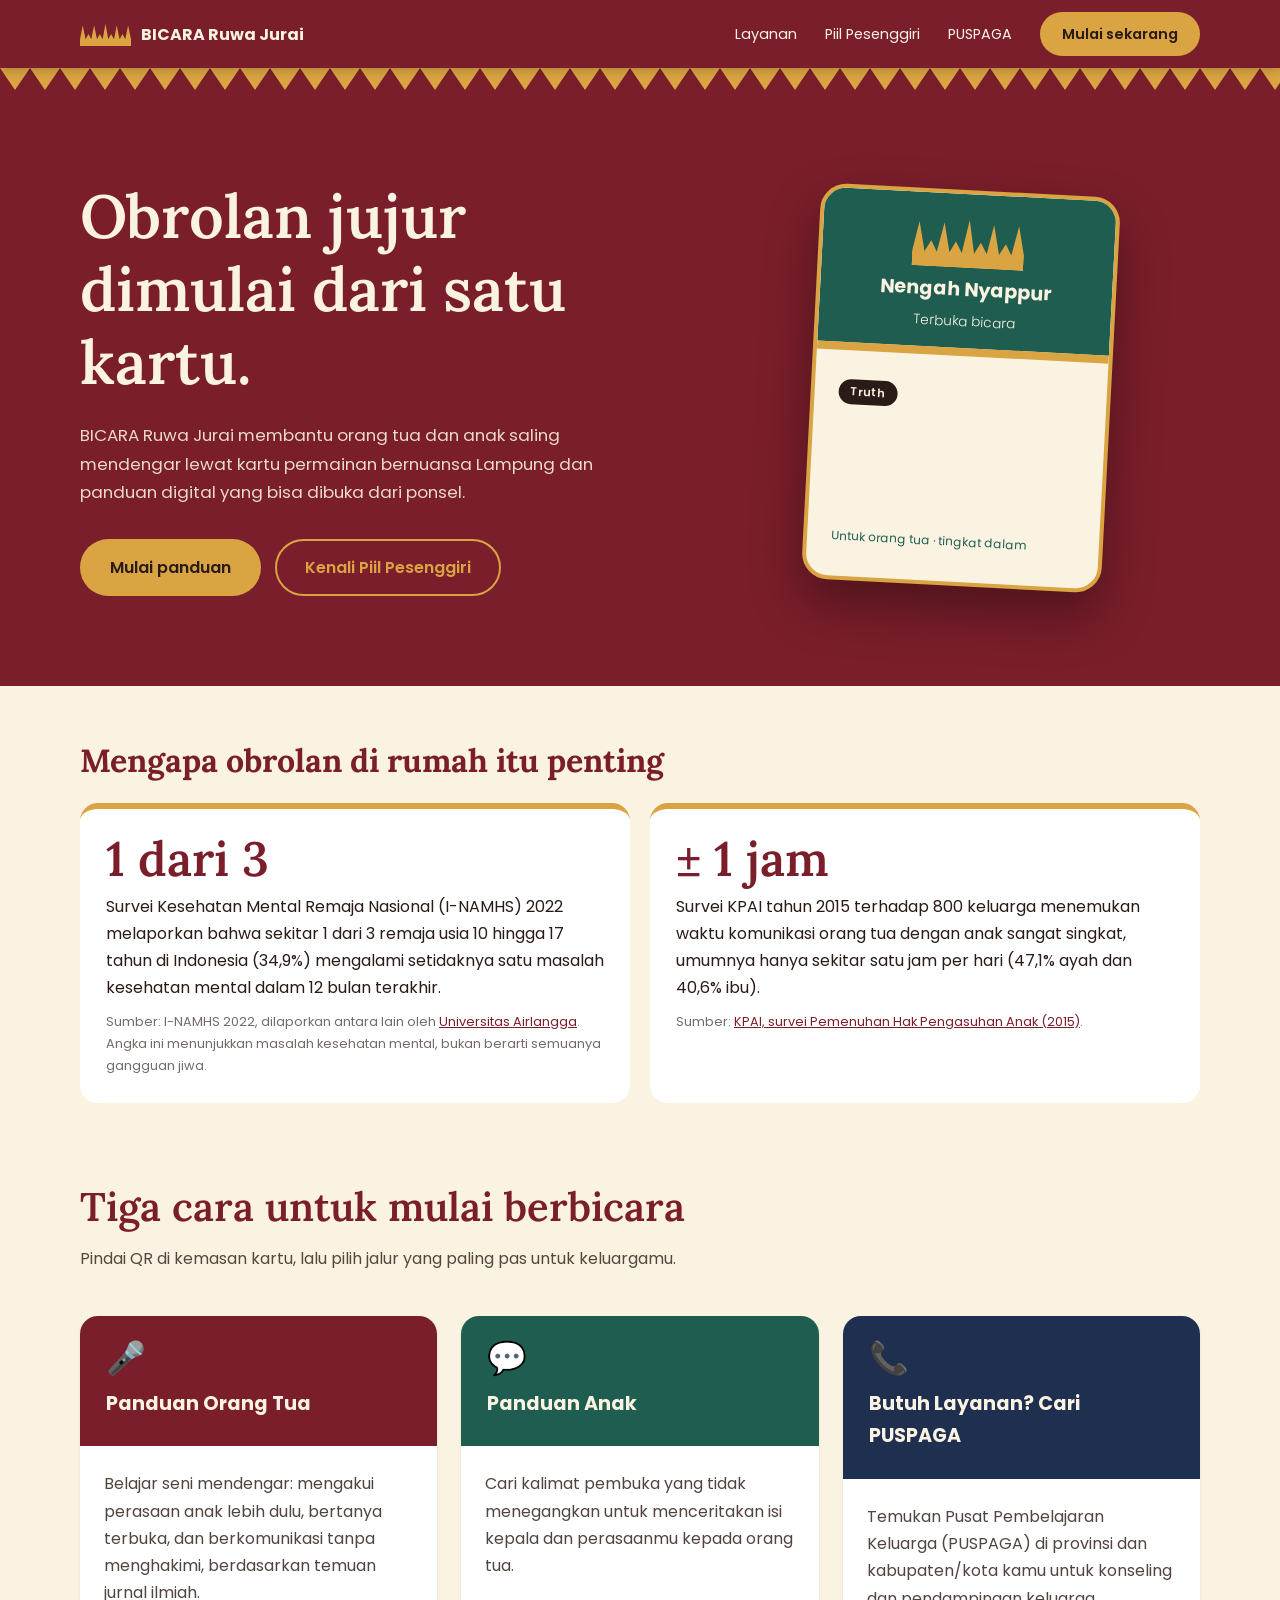
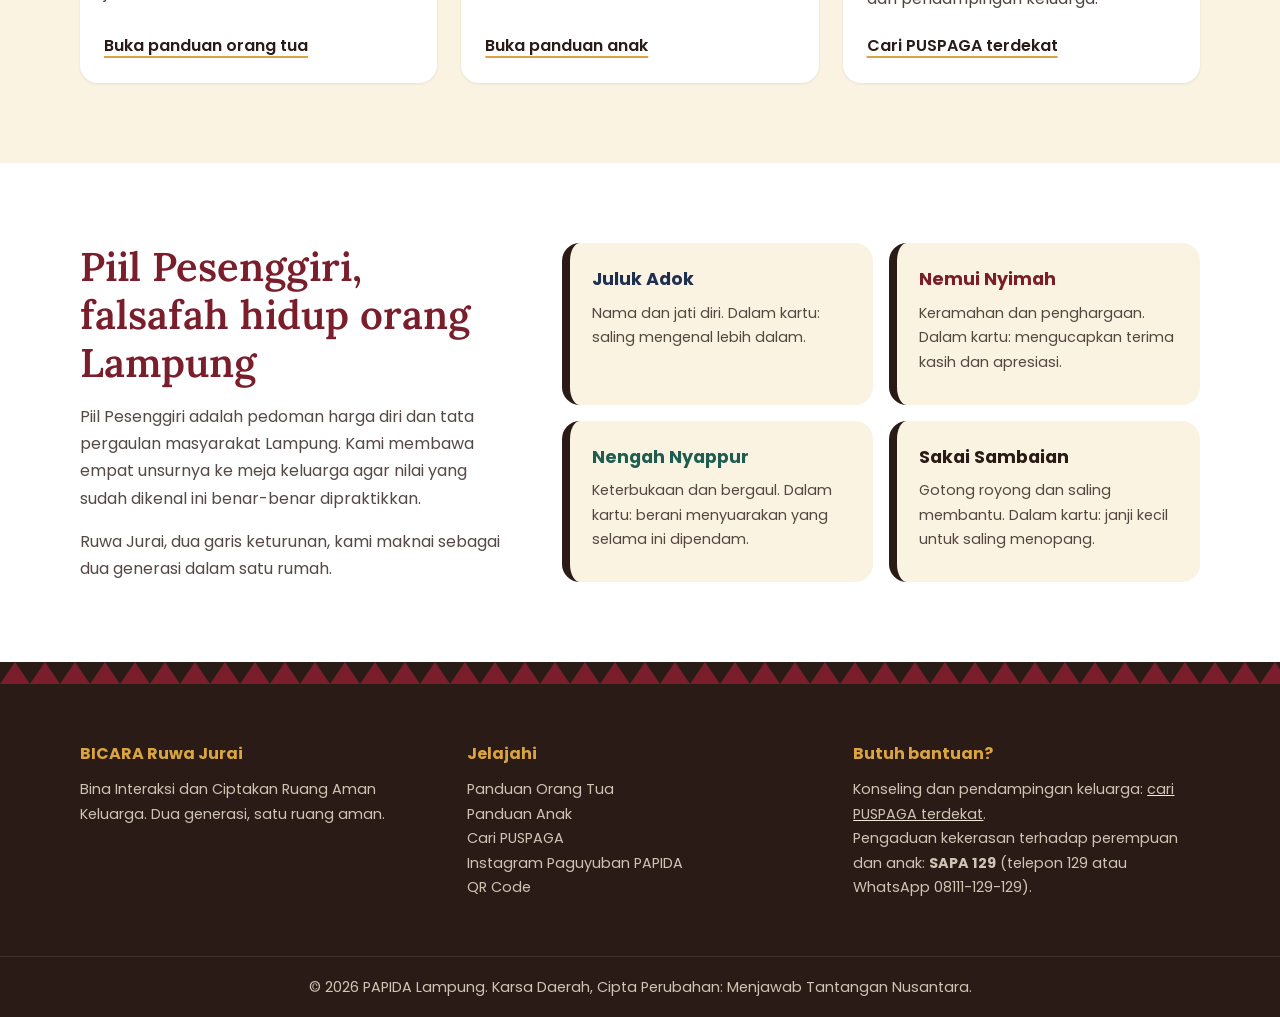
<file: index.html>
<!DOCTYPE html>
<html lang="id">
<head>
<meta charset="UTF-8">
<meta name="viewport" content="width=device-width, initial-scale=1">
<title>Dua Generasi, Satu Ruang Aman | BICARA Ruwa Jurai</title>
<meta name="description" content="Kartu refleksi dan panduan digital untuk orang tua dan anak, berakar pada nilai Piil Pesenggiri Lampung.">
<link rel="icon" href="img/siger.svg">
<link rel="preconnect" href="https://fonts.googleapis.com">
<link rel="preconnect" href="https://fonts.gstatic.com" crossorigin>
<link href="https://fonts.googleapis.com/css2?family=Lora:wght@500;600&family=Poppins:wght@300;400;500;600;700&display=swap" rel="stylesheet">
<link rel="stylesheet" href="css/style.css">
</head>
<body>
<header class="site-header">
  <div class="container">
    <a href="index.html" class="brand"><img src="img/siger.svg" alt="">BICARA Ruwa Jurai</a>
    <button class="menu-btn" aria-label="Buka menu" aria-expanded="false">&#9776;</button>
    <nav class="nav" aria-label="Navigasi utama">
      <a href="index.html#layanan">Layanan</a>
      <a href="index.html#tentang">Piil Pesenggiri</a>
      <a href="puspaga.html">PUSPAGA</a>
      <a href="index.html#layanan" class="btn btn-gold">Mulai sekarang</a>
    </nav>
  </div>
</header>
<main>
<section class="hero">
  <div class="tumpal gold"></div>
  <div class="container hero-inner">
    <div>
      <h1>Obrolan jujur dimulai dari satu kartu.</h1>
      <p>BICARA Ruwa Jurai membantu orang tua dan anak saling mendengar lewat kartu permainan bernuansa Lampung dan panduan digital yang bisa dibuka dari ponsel.</p>
      <div class="cta"><a href="#layanan" class="btn btn-gold">Mulai panduan</a><a href="#tentang" class="btn btn-outline">Kenali Piil Pesenggiri</a></div>
    </div>
    <div class="demo-card" aria-hidden="true">
      <div class="top"><img src="img/siger.svg" alt=""><b>Nengah Nyappur</b><span>Terbuka bicara</span></div>
      <div class="bar"></div>
      <div class="body"><span class="tag">Truth</span><p class="q">Hal apa yang dulu kamu pendam sendiri saat seusiaku?</p><small>Untuk orang tua &middot; tingkat dalam</small></div>
    </div>
  </div>
</section>

<section class="facts" id="fakta">
  <div class="container">
    <h2>Mengapa obrolan di rumah itu penting</h2>
    <div class="fact-grid">
      <div class="fact">
        <div class="num">1 dari 3</div>
        <p>Survei Kesehatan Mental Remaja Nasional (I-NAMHS) 2022 melaporkan bahwa sekitar 1 dari 3 remaja usia 10 hingga 17 tahun di Indonesia (34,9%) mengalami setidaknya satu masalah kesehatan mental dalam 12 bulan terakhir.</p>
        <small>Sumber: I-NAMHS 2022, dilaporkan antara lain oleh <a href="https://unair.ac.id/survei-remaja-rentan-mengalami-gangguan-mental-simak-penjelasan-dosen-psikologi-unair/" target="_blank" rel="noopener">Universitas Airlangga</a>. Angka ini menunjukkan masalah kesehatan mental, bukan berarti semuanya gangguan jiwa.</small>
      </div>
      <div class="fact">
        <div class="num">&plusmn; 1 jam</div>
        <p>Survei KPAI tahun 2015 terhadap 800 keluarga menemukan waktu komunikasi orang tua dengan anak sangat singkat, umumnya hanya sekitar satu jam per hari (47,1% ayah dan 40,6% ibu).</p>
        <small>Sumber: <a href="https://www.kpai.go.id/publikasi/peran-ayah-terkait-pengetahuan-dan-pengasuhan-dalam-keluarga-sangat-kurang" target="_blank" rel="noopener">KPAI, survei Pemenuhan Hak Pengasuhan Anak (2015)</a>.</small>
        <!-- CATATAN: klaim "62% anak jarang berkomunikasi lebih dari satu jam (KPAI 2023)" belum ditemukan sumbernya.
             Tambahkan di sini hanya jika sudah ada tautan sumber resmi. -->
      </div>
    </div>
  </div>
</section>

<section id="layanan">
  <div class="container">
    <div class="sec-head"><h2>Tiga cara untuk mulai berbicara</h2><p>Pindai QR di kemasan kartu, lalu pilih jalur yang paling pas untuk keluargamu.</p></div>
    <div class="grid-3">
      <article class="card"><header class="c-maroon"><div class="ico">&#127908;</div><h3>Panduan Orang Tua</h3></header>
        <div class="content"><p>Belajar seni mendengar: mengakui perasaan anak lebih dulu, bertanya terbuka, dan berkomunikasi tanpa menghakimi, berdasarkan temuan jurnal ilmiah.</p><a href="panduan-orang-tua.html">Buka panduan orang tua</a></div></article>
      <article class="card"><header class="c-forest"><div class="ico">&#128172;</div><h3>Panduan Anak</h3></header>
        <div class="content"><p>Cari kalimat pembuka yang tidak menegangkan untuk menceritakan isi kepala dan perasaanmu kepada orang tua.</p><a href="panduan-anak.html">Buka panduan anak</a></div></article>
      <article class="card"><header class="c-navy"><div class="ico">&#128222;</div><h3>Butuh Layanan? Cari PUSPAGA</h3></header>
        <div class="content"><p>Temukan Pusat Pembelajaran Keluarga (PUSPAGA) di provinsi dan kabupaten/kota kamu untuk konseling dan pendampingan keluarga.</p><a href="puspaga.html">Cari PUSPAGA terdekat</a></div></article>
    </div>
  </div>
</section>

<section id="tentang" class="about">
  <div class="container about-grid">
    <div class="sec-head" style="margin:0"><h2>Piil Pesenggiri, falsafah hidup orang Lampung</h2>
      <p>Piil Pesenggiri adalah pedoman harga diri dan tata pergaulan masyarakat Lampung. Kami membawa empat unsurnya ke meja keluarga agar nilai yang sudah dikenal ini benar-benar dipraktikkan.</p>
      <p>Ruwa Jurai, dua garis keturunan, kami maknai sebagai dua generasi dalam satu rumah.</p></div>
    <ul class="values">
      <li class="v-navy"><h3>Juluk Adok</h3><p>Nama dan jati diri. Dalam kartu: saling mengenal lebih dalam.</p></li>
      <li class="v-maroon"><h3>Nemui Nyimah</h3><p>Keramahan dan penghargaan. Dalam kartu: mengucapkan terima kasih dan apresiasi.</p></li>
      <li class="v-forest"><h3>Nengah Nyappur</h3><p>Keterbukaan dan bergaul. Dalam kartu: berani menyuarakan yang selama ini dipendam.</p></li>
      <li class="v-gold"><h3>Sakai Sambaian</h3><p>Gotong royong dan saling membantu. Dalam kartu: janji kecil untuk saling menopang.</p></li>
    </ul>
  </div>
</section>
</main>
<footer class="site-footer">
  <div class="tumpal maroon" style="background-color:#2A1B16"></div>
  <div class="container grid">
    <div><h4>BICARA Ruwa Jurai</h4><p>Bina Interaksi dan Ciptakan Ruang Aman Keluarga. Dua generasi, satu ruang aman.</p></div>
    <div><h4>Jelajahi</h4><ul><li><a href="panduan-orang-tua.html">Panduan Orang Tua</a></li><li><a href="panduan-anak.html">Panduan Anak</a></li><li><a href="puspaga.html">Cari PUSPAGA</a></li><li><a href="#">Instagram Paguyuban PAPIDA</a></li><li><a href="qr.html">QR Code</a></li></ul></div>
    <div><h4>Butuh bantuan?</h4><p>Konseling dan pendampingan keluarga: <a href="puspaga.html"><u>cari PUSPAGA terdekat</u></a>.<br>Pengaduan kekerasan terhadap perempuan dan anak: <b>SAPA 129</b> (telepon 129 atau WhatsApp 08111-129-129).</p></div>
  </div>
  <p class="copy">&copy; <span class="year">2026</span> PAPIDA Lampung. Karsa Daerah, Cipta Perubahan: Menjawab Tantangan Nusantara.</p>
</footer>
<script src="js/script.js"></script>
</body>
</html>
</file>
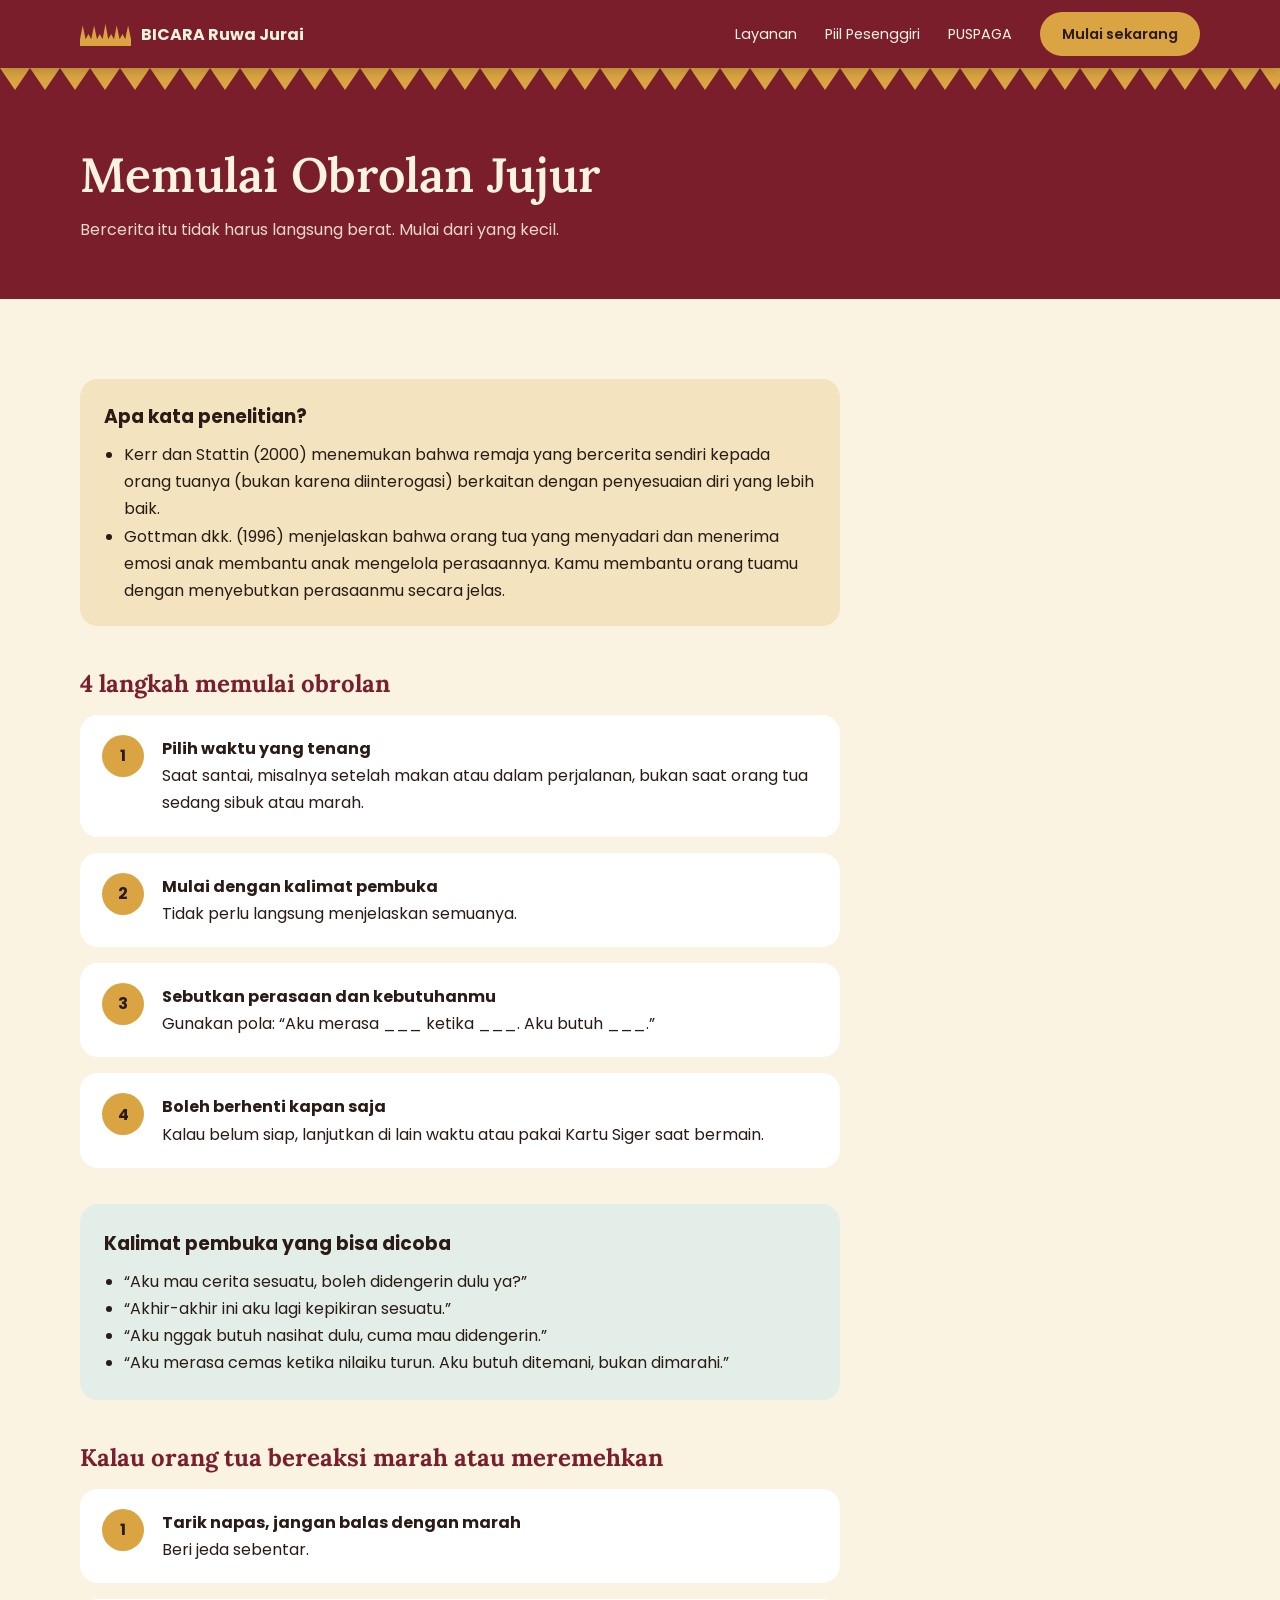
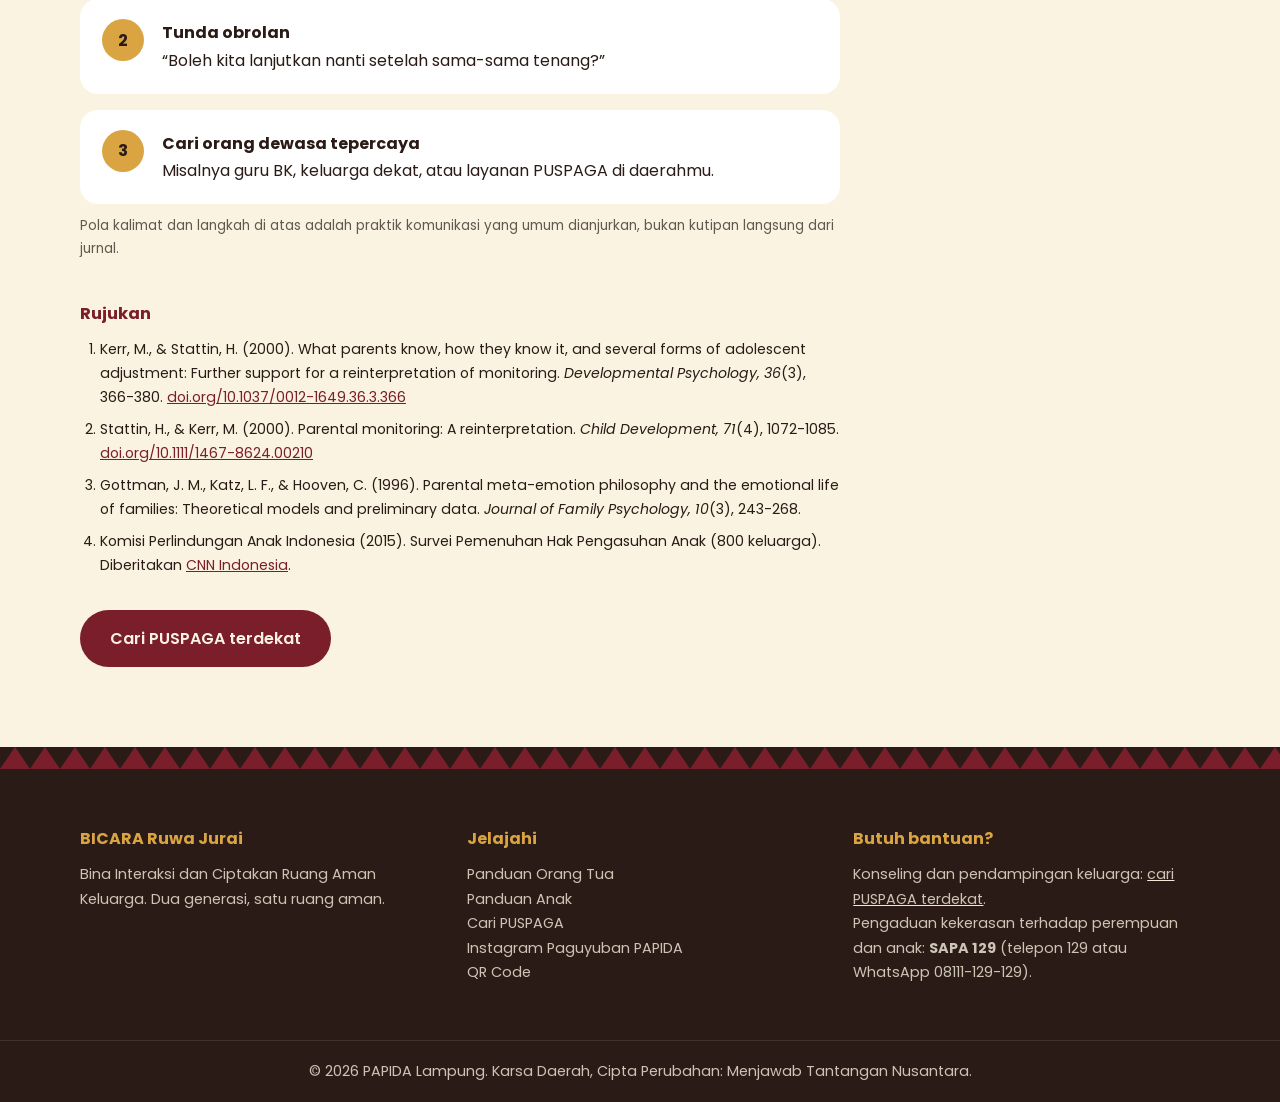
<file: panduan-anak.html>
<!DOCTYPE html>
<html lang="id">
<head>
<meta charset="UTF-8">
<meta name="viewport" content="width=device-width, initial-scale=1">
<title>Panduan Anak | BICARA Ruwa Jurai</title>
<meta name="description" content="Cara memulai obrolan jujur dengan orang tua berdasarkan temuan jurnal ilmiah.">
<link rel="icon" href="img/siger.svg">
<link rel="preconnect" href="https://fonts.googleapis.com">
<link rel="preconnect" href="https://fonts.gstatic.com" crossorigin>
<link href="https://fonts.googleapis.com/css2?family=Lora:wght@500;600&family=Poppins:wght@300;400;500;600;700&display=swap" rel="stylesheet">
<link rel="stylesheet" href="css/style.css">
</head>
<body>
<header class="site-header">
  <div class="container">
    <a href="index.html" class="brand"><img src="img/siger.svg" alt="">BICARA Ruwa Jurai</a>
    <button class="menu-btn" aria-label="Buka menu" aria-expanded="false">&#9776;</button>
    <nav class="nav" aria-label="Navigasi utama">
      <a href="index.html#layanan">Layanan</a>
      <a href="index.html#tentang">Piil Pesenggiri</a>
      <a href="puspaga.html">PUSPAGA</a>
      <a href="index.html#layanan" class="btn btn-gold">Mulai sekarang</a>
    </nav>
  </div>
</header>
<main>
<div class="page-hero"><div class="tumpal gold"></div><div class="container"><h1>Memulai Obrolan Jujur</h1><p>Bercerita itu tidak harus langsung berat. Mulai dari yang kecil.</p></div></div>
<section><div class="container">
  <div class="science"><h3>Apa kata penelitian?</h3><ul>
    <li>Kerr dan Stattin (2000) menemukan bahwa remaja yang bercerita sendiri kepada orang tuanya (bukan karena diinterogasi) berkaitan dengan penyesuaian diri yang lebih baik.</li>
    <li>Gottman dkk. (1996) menjelaskan bahwa orang tua yang menyadari dan menerima emosi anak membantu anak mengelola perasaannya. Kamu membantu orang tuamu dengan menyebutkan perasaanmu secara jelas.</li></ul></div>

  <h2 class="sub">4 langkah memulai obrolan</h2>
  <ol class="steps">
    <li><span class="n">1</span><div><b>Pilih waktu yang tenang</b>Saat santai, misalnya setelah makan atau dalam perjalanan, bukan saat orang tua sedang sibuk atau marah.</div></li>
    <li><span class="n">2</span><div><b>Mulai dengan kalimat pembuka</b>Tidak perlu langsung menjelaskan semuanya.</div></li>
    <li><span class="n">3</span><div><b>Sebutkan perasaan dan kebutuhanmu</b>Gunakan pola: “Aku merasa ___ ketika ___. Aku butuh ___.”</div></li>
    <li><span class="n">4</span><div><b>Boleh berhenti kapan saja</b>Kalau belum siap, lanjutkan di lain waktu atau pakai Kartu Siger saat bermain.</div></li>
  </ol>

  <div class="callout ok" style="max-width:760px;margin-top:36px"><h3>Kalimat pembuka yang bisa dicoba</h3><ul>
    <li>“Aku mau cerita sesuatu, boleh didengerin dulu ya?”</li>
    <li>“Akhir-akhir ini aku lagi kepikiran sesuatu.”</li>
    <li>“Aku nggak butuh nasihat dulu, cuma mau didengerin.”</li>
    <li>“Aku merasa cemas ketika nilaiku turun. Aku butuh ditemani, bukan dimarahi.”</li></ul></div>

  <h2 class="sub">Kalau orang tua bereaksi marah atau meremehkan</h2>
  <ol class="steps">
    <li><span class="n">1</span><div><b>Tarik napas, jangan balas dengan marah</b>Beri jeda sebentar.</div></li>
    <li><span class="n">2</span><div><b>Tunda obrolan</b>“Boleh kita lanjutkan nanti setelah sama-sama tenang?”</div></li>
    <li><span class="n">3</span><div><b>Cari orang dewasa tepercaya</b>Misalnya guru BK, keluarga dekat, atau layanan PUSPAGA di daerahmu.</div></li>
  </ol>
  <p class="note">Pola kalimat dan langkah di atas adalah praktik komunikasi yang umum dianjurkan, bukan kutipan langsung dari jurnal.</p>
  <div class="refs"><h3>Rujukan</h3><ol>
<li>Kerr, M., &amp; Stattin, H. (2000). What parents know, how they know it, and several forms of adolescent adjustment: Further support for a reinterpretation of monitoring. <i>Developmental Psychology, 36</i>(3), 366-380. <a href="https://doi.org/10.1037/0012-1649.36.3.366" target="_blank" rel="noopener">doi.org/10.1037/0012-1649.36.3.366</a></li>
<li>Stattin, H., &amp; Kerr, M. (2000). Parental monitoring: A reinterpretation. <i>Child Development, 71</i>(4), 1072-1085. <a href="https://doi.org/10.1111/1467-8624.00210" target="_blank" rel="noopener">doi.org/10.1111/1467-8624.00210</a></li>
<li>Gottman, J. M., Katz, L. F., &amp; Hooven, C. (1996). Parental meta-emotion philosophy and the emotional life of families: Theoretical models and preliminary data. <i>Journal of Family Psychology, 10</i>(3), 243-268.</li>
<li>Komisi Perlindungan Anak Indonesia (2015). Survei Pemenuhan Hak Pengasuhan Anak (800 keluarga). Diberitakan <a href="https://www.cnnindonesia.com/nasional/20150916103500-20-79056/kpai-kekerasan-anak-dipicu-buruknya-pengasuhan-orang-tua" target="_blank" rel="noopener">CNN Indonesia</a>.</li>
</ol></div>
  <p style="margin-top:32px"><a href="puspaga.html" class="btn btn-maroon">Cari PUSPAGA terdekat</a></p>
</div></section>
</main>
<footer class="site-footer">
  <div class="tumpal maroon" style="background-color:#2A1B16"></div>
  <div class="container grid">
    <div><h4>BICARA Ruwa Jurai</h4><p>Bina Interaksi dan Ciptakan Ruang Aman Keluarga. Dua generasi, satu ruang aman.</p></div>
    <div><h4>Jelajahi</h4><ul><li><a href="panduan-orang-tua.html">Panduan Orang Tua</a></li><li><a href="panduan-anak.html">Panduan Anak</a></li><li><a href="puspaga.html">Cari PUSPAGA</a></li><li><a href="#">Instagram Paguyuban PAPIDA</a></li><li><a href="qr.html">QR Code</a></li></ul></div>
    <div><h4>Butuh bantuan?</h4><p>Konseling dan pendampingan keluarga: <a href="puspaga.html"><u>cari PUSPAGA terdekat</u></a>.<br>Pengaduan kekerasan terhadap perempuan dan anak: <b>SAPA 129</b> (telepon 129 atau WhatsApp 08111-129-129).</p></div>
  </div>
  <p class="copy">&copy; <span class="year">2026</span> PAPIDA Lampung. Karsa Daerah, Cipta Perubahan: Menjawab Tantangan Nusantara.</p>
</footer>
<script src="js/script.js"></script>
</body>
</html>
</file>
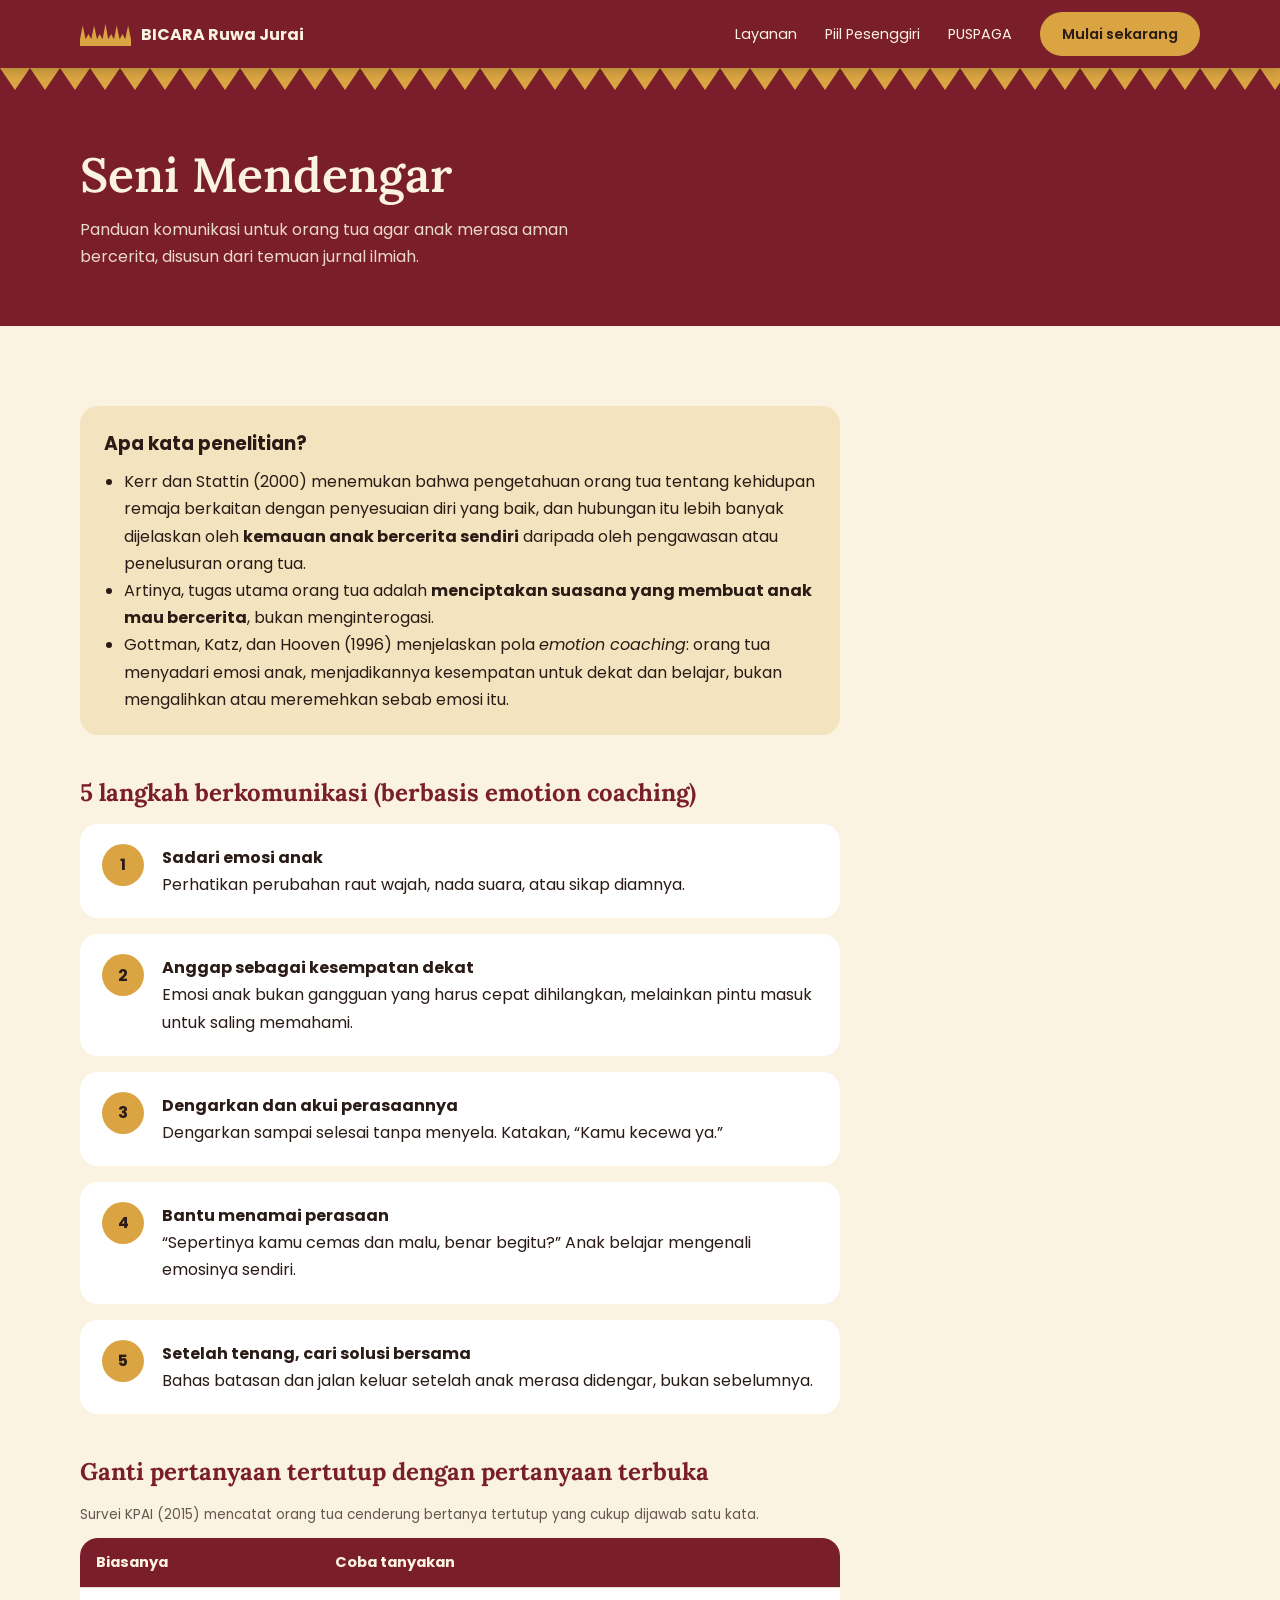
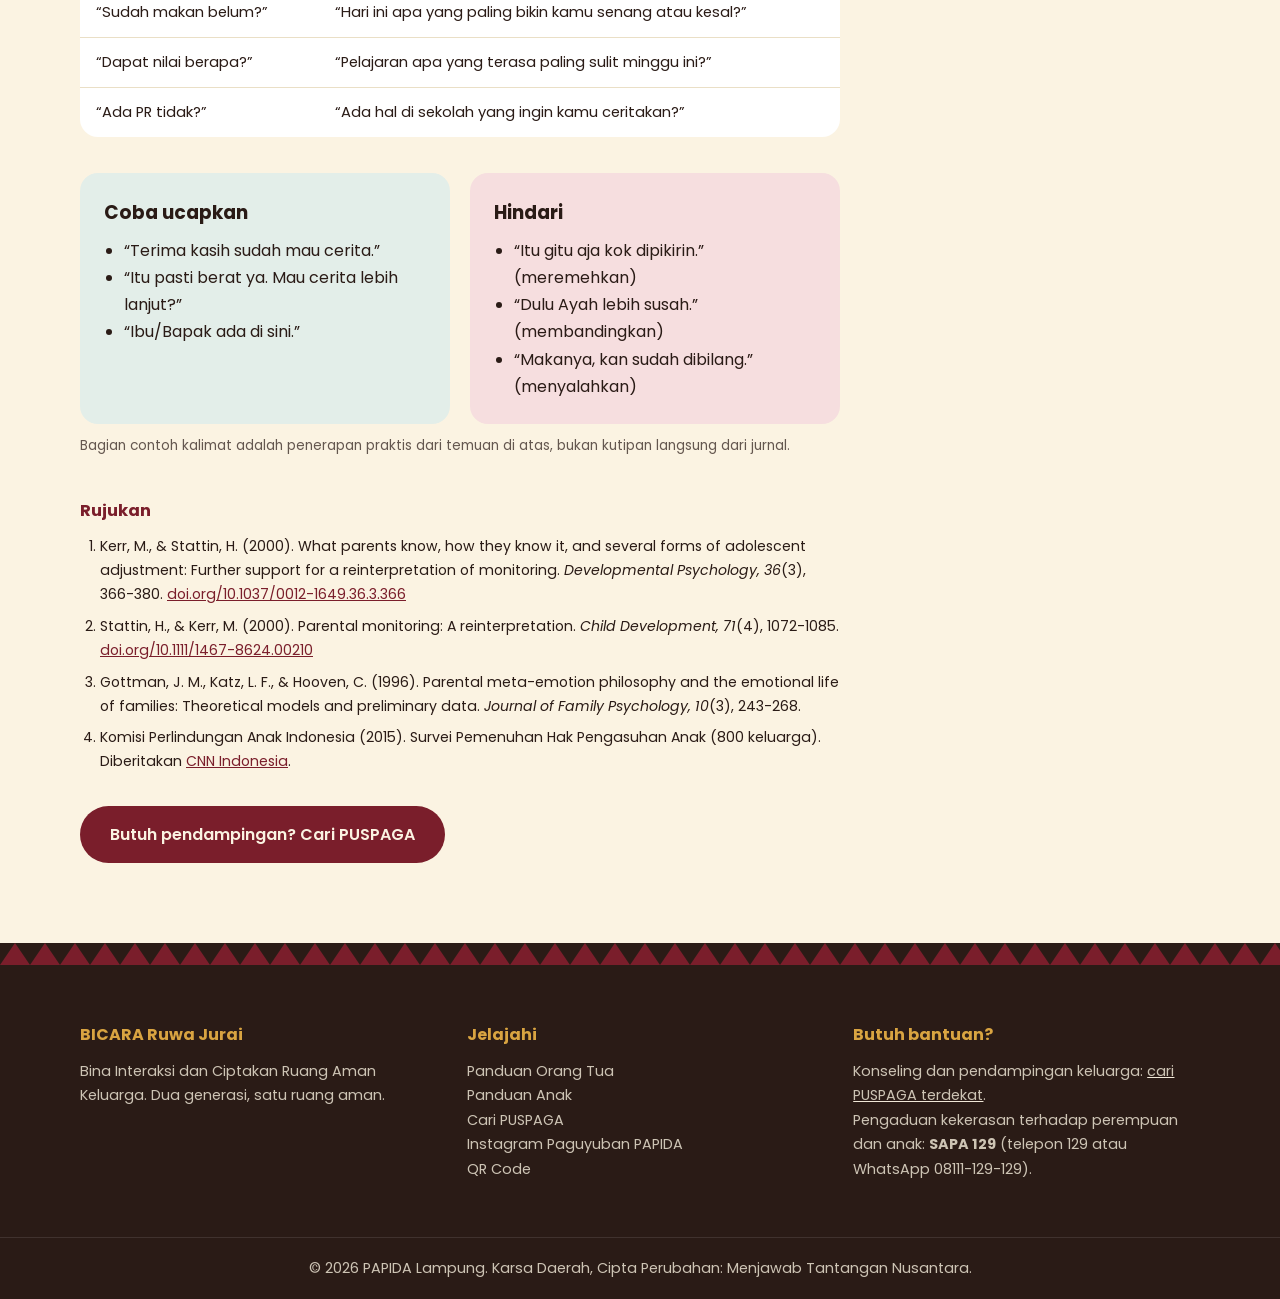
<file: panduan-orang-tua.html>
<!DOCTYPE html>
<html lang="id">
<head>
<meta charset="UTF-8">
<meta name="viewport" content="width=device-width, initial-scale=1">
<title>Panduan Orang Tua | BICARA Ruwa Jurai</title>
<meta name="description" content="Cara berkomunikasi dengan anak berdasarkan temuan jurnal ilmiah.">
<link rel="icon" href="img/siger.svg">
<link rel="preconnect" href="https://fonts.googleapis.com">
<link rel="preconnect" href="https://fonts.gstatic.com" crossorigin>
<link href="https://fonts.googleapis.com/css2?family=Lora:wght@500;600&family=Poppins:wght@300;400;500;600;700&display=swap" rel="stylesheet">
<link rel="stylesheet" href="css/style.css">
</head>
<body>
<header class="site-header">
  <div class="container">
    <a href="index.html" class="brand"><img src="img/siger.svg" alt="">BICARA Ruwa Jurai</a>
    <button class="menu-btn" aria-label="Buka menu" aria-expanded="false">&#9776;</button>
    <nav class="nav" aria-label="Navigasi utama">
      <a href="index.html#layanan">Layanan</a>
      <a href="index.html#tentang">Piil Pesenggiri</a>
      <a href="puspaga.html">PUSPAGA</a>
      <a href="index.html#layanan" class="btn btn-gold">Mulai sekarang</a>
    </nav>
  </div>
</header>
<main>
<div class="page-hero"><div class="tumpal gold"></div><div class="container"><h1>Seni Mendengar</h1><p>Panduan komunikasi untuk orang tua agar anak merasa aman bercerita, disusun dari temuan jurnal ilmiah.</p></div></div>
<section><div class="container">
  <div class="science"><h3>Apa kata penelitian?</h3><ul>
    <li>Kerr dan Stattin (2000) menemukan bahwa pengetahuan orang tua tentang kehidupan remaja berkaitan dengan penyesuaian diri yang baik, dan hubungan itu lebih banyak dijelaskan oleh <b>kemauan anak bercerita sendiri</b> daripada oleh pengawasan atau penelusuran orang tua.</li>
    <li>Artinya, tugas utama orang tua adalah <b>menciptakan suasana yang membuat anak mau bercerita</b>, bukan menginterogasi.</li>
    <li>Gottman, Katz, dan Hooven (1996) menjelaskan pola <i>emotion coaching</i>: orang tua menyadari emosi anak, menjadikannya kesempatan untuk dekat dan belajar, bukan mengalihkan atau meremehkan sebab emosi itu.</li></ul></div>

  <h2 class="sub">5 langkah berkomunikasi (berbasis emotion coaching)</h2>
  <ol class="steps">
    <li><span class="n">1</span><div><b>Sadari emosi anak</b>Perhatikan perubahan raut wajah, nada suara, atau sikap diamnya.</div></li>
    <li><span class="n">2</span><div><b>Anggap sebagai kesempatan dekat</b>Emosi anak bukan gangguan yang harus cepat dihilangkan, melainkan pintu masuk untuk saling memahami.</div></li>
    <li><span class="n">3</span><div><b>Dengarkan dan akui perasaannya</b>Dengarkan sampai selesai tanpa menyela. Katakan, “Kamu kecewa ya.”</div></li>
    <li><span class="n">4</span><div><b>Bantu menamai perasaan</b>“Sepertinya kamu cemas dan malu, benar begitu?” Anak belajar mengenali emosinya sendiri.</div></li>
    <li><span class="n">5</span><div><b>Setelah tenang, cari solusi bersama</b>Bahas batasan dan jalan keluar setelah anak merasa didengar, bukan sebelumnya.</div></li>
  </ol>

  <h2 class="sub">Ganti pertanyaan tertutup dengan pertanyaan terbuka</h2>
  <p class="note" style="margin:0 0 12px">Survei KPAI (2015) mencatat orang tua cenderung bertanya tertutup yang cukup dijawab satu kata.</p>
  <table class="tbl"><thead><tr><th>Biasanya</th><th>Coba tanyakan</th></tr></thead><tbody>
    <tr><td>“Sudah makan belum?”</td><td>“Hari ini apa yang paling bikin kamu senang atau kesal?”</td></tr>
    <tr><td>“Dapat nilai berapa?”</td><td>“Pelajaran apa yang terasa paling sulit minggu ini?”</td></tr>
    <tr><td>“Ada PR tidak?”</td><td>“Ada hal di sekolah yang ingin kamu ceritakan?”</td></tr></tbody></table>

  <div class="two-col">
    <div class="callout ok"><h3>Coba ucapkan</h3><ul><li>“Terima kasih sudah mau cerita.”</li><li>“Itu pasti berat ya. Mau cerita lebih lanjut?”</li><li>“Ibu/Bapak ada di sini.”</li></ul></div>
    <div class="callout no"><h3>Hindari</h3><ul><li>“Itu gitu aja kok dipikirin.” (meremehkan)</li><li>“Dulu Ayah lebih susah.” (membandingkan)</li><li>“Makanya, kan sudah dibilang.” (menyalahkan)</li></ul></div>
  </div>
  <p class="note">Bagian contoh kalimat adalah penerapan praktis dari temuan di atas, bukan kutipan langsung dari jurnal.</p>
  <div class="refs"><h3>Rujukan</h3><ol>
<li>Kerr, M., &amp; Stattin, H. (2000). What parents know, how they know it, and several forms of adolescent adjustment: Further support for a reinterpretation of monitoring. <i>Developmental Psychology, 36</i>(3), 366-380. <a href="https://doi.org/10.1037/0012-1649.36.3.366" target="_blank" rel="noopener">doi.org/10.1037/0012-1649.36.3.366</a></li>
<li>Stattin, H., &amp; Kerr, M. (2000). Parental monitoring: A reinterpretation. <i>Child Development, 71</i>(4), 1072-1085. <a href="https://doi.org/10.1111/1467-8624.00210" target="_blank" rel="noopener">doi.org/10.1111/1467-8624.00210</a></li>
<li>Gottman, J. M., Katz, L. F., &amp; Hooven, C. (1996). Parental meta-emotion philosophy and the emotional life of families: Theoretical models and preliminary data. <i>Journal of Family Psychology, 10</i>(3), 243-268.</li>
<li>Komisi Perlindungan Anak Indonesia (2015). Survei Pemenuhan Hak Pengasuhan Anak (800 keluarga). Diberitakan <a href="https://www.cnnindonesia.com/nasional/20150916103500-20-79056/kpai-kekerasan-anak-dipicu-buruknya-pengasuhan-orang-tua" target="_blank" rel="noopener">CNN Indonesia</a>.</li>
</ol></div>
  <p style="margin-top:32px"><a href="puspaga.html" class="btn btn-maroon">Butuh pendampingan? Cari PUSPAGA</a></p>
</div></section>
</main>
<footer class="site-footer">
  <div class="tumpal maroon" style="background-color:#2A1B16"></div>
  <div class="container grid">
    <div><h4>BICARA Ruwa Jurai</h4><p>Bina Interaksi dan Ciptakan Ruang Aman Keluarga. Dua generasi, satu ruang aman.</p></div>
    <div><h4>Jelajahi</h4><ul><li><a href="panduan-orang-tua.html">Panduan Orang Tua</a></li><li><a href="panduan-anak.html">Panduan Anak</a></li><li><a href="puspaga.html">Cari PUSPAGA</a></li><li><a href="#">Instagram Paguyuban PAPIDA</a></li><li><a href="qr.html">QR Code</a></li></ul></div>
    <div><h4>Butuh bantuan?</h4><p>Konseling dan pendampingan keluarga: <a href="puspaga.html"><u>cari PUSPAGA terdekat</u></a>.<br>Pengaduan kekerasan terhadap perempuan dan anak: <b>SAPA 129</b> (telepon 129 atau WhatsApp 08111-129-129).</p></div>
  </div>
  <p class="copy">&copy; <span class="year">2026</span> PAPIDA Lampung. Karsa Daerah, Cipta Perubahan: Menjawab Tantangan Nusantara.</p>
</footer>
<script src="js/script.js"></script>
</body>
</html>
</file>
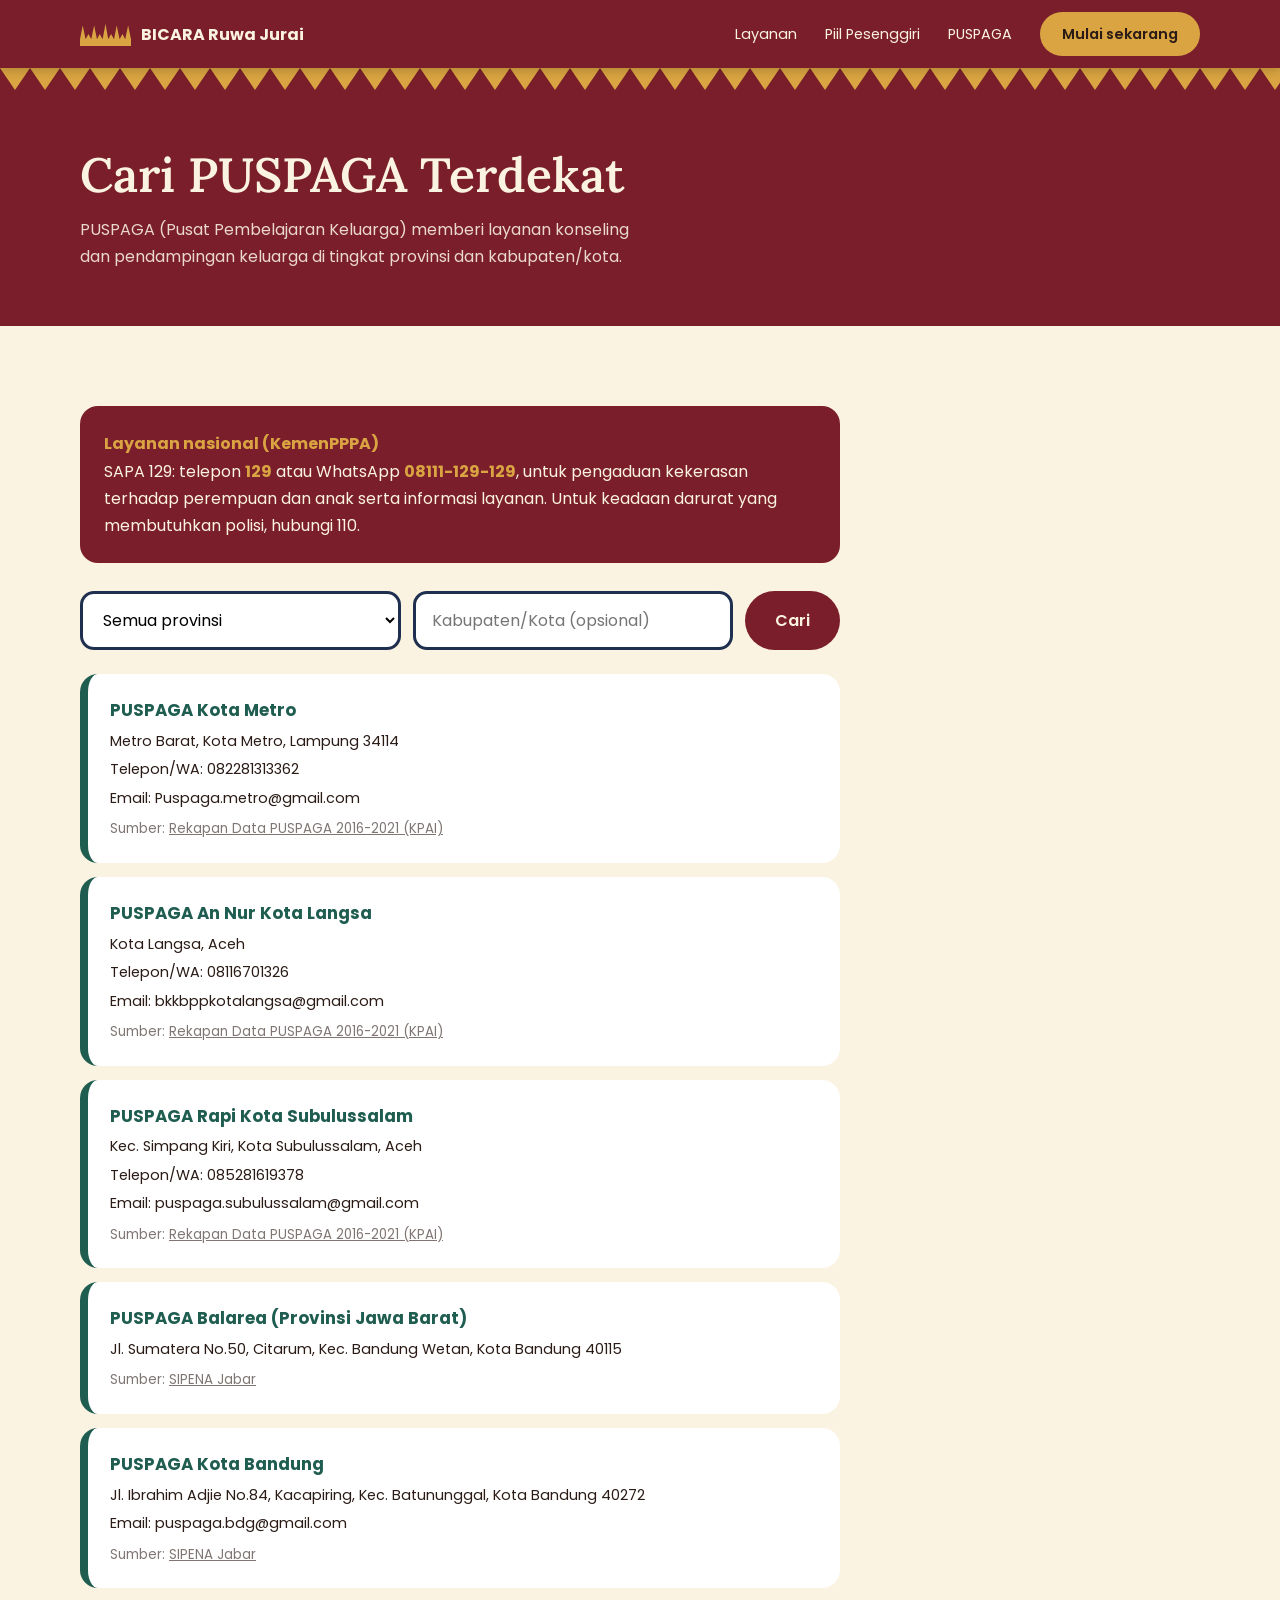
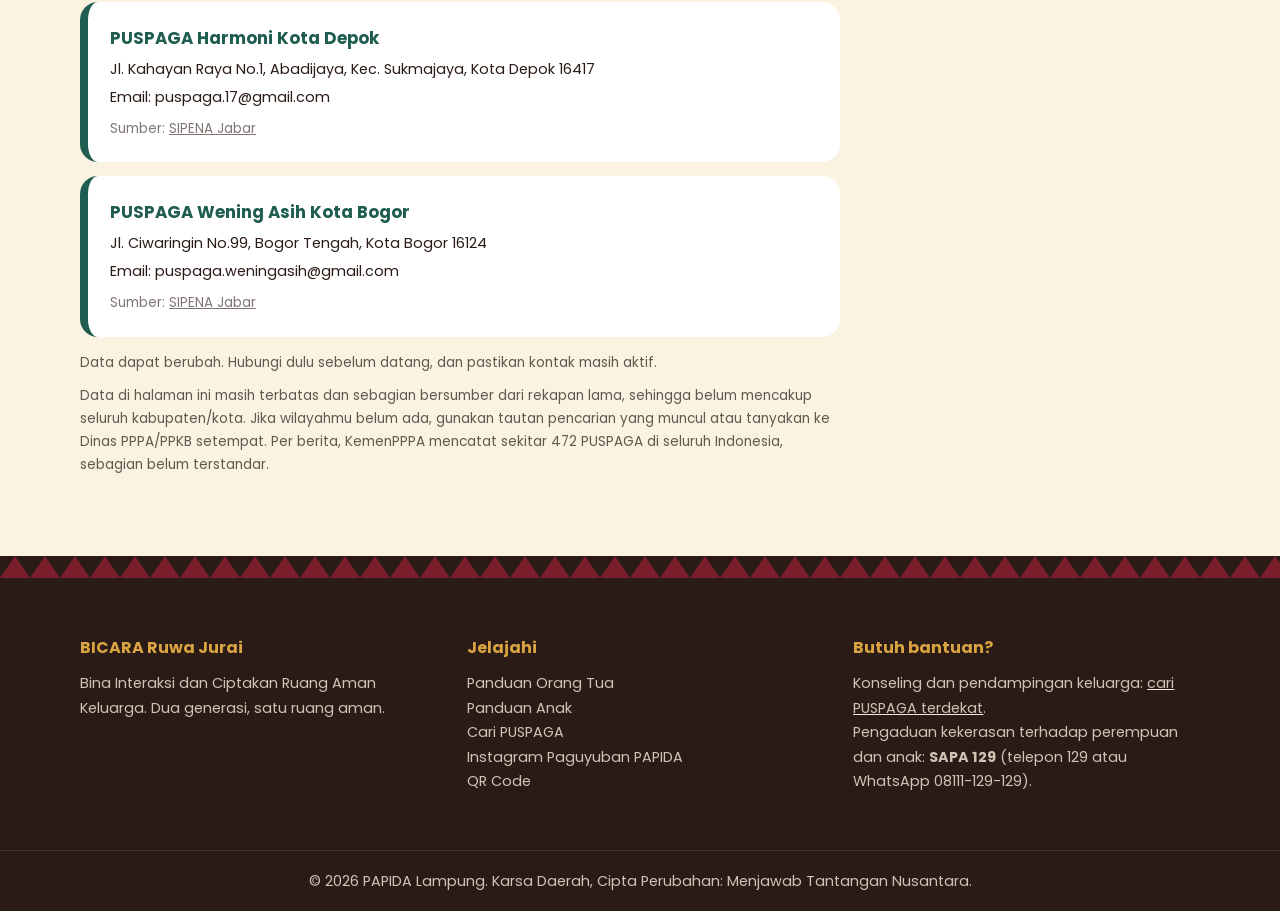
<file: puspaga.html>
<!DOCTYPE html>
<html lang="id">
<head>
<meta charset="UTF-8">
<meta name="viewport" content="width=device-width, initial-scale=1">
<title>Cari PUSPAGA | BICARA Ruwa Jurai</title>
<meta name="description" content="Kontak PUSPAGA (Pusat Pembelajaran Keluarga) per provinsi dan kabupaten/kota.">
<link rel="icon" href="img/siger.svg">
<link rel="preconnect" href="https://fonts.googleapis.com">
<link rel="preconnect" href="https://fonts.gstatic.com" crossorigin>
<link href="https://fonts.googleapis.com/css2?family=Lora:wght@500;600&family=Poppins:wght@300;400;500;600;700&display=swap" rel="stylesheet">
<link rel="stylesheet" href="css/style.css">
</head>
<body>
<header class="site-header">
  <div class="container">
    <a href="index.html" class="brand"><img src="img/siger.svg" alt="">BICARA Ruwa Jurai</a>
    <button class="menu-btn" aria-label="Buka menu" aria-expanded="false">&#9776;</button>
    <nav class="nav" aria-label="Navigasi utama">
      <a href="index.html#layanan">Layanan</a>
      <a href="index.html#tentang">Piil Pesenggiri</a>
      <a href="puspaga.html">PUSPAGA</a>
      <a href="index.html#layanan" class="btn btn-gold">Mulai sekarang</a>
    </nav>
  </div>
</header>
<main>
<div class="page-hero"><div class="tumpal gold"></div><div class="container"><h1>Cari PUSPAGA Terdekat</h1><p>PUSPAGA (Pusat Pembelajaran Keluarga) memberi layanan konseling dan pendampingan keluarga di tingkat provinsi dan kabupaten/kota.</p></div></div>
<section><div class="container">
  <div class="hotline"><b>Layanan nasional (KemenPPPA)</b><br>SAPA 129: telepon <b>129</b> atau WhatsApp <b>08111-129-129</b>, untuk pengaduan kekerasan terhadap perempuan dan anak serta informasi layanan. Untuk keadaan darurat yang membutuhkan polisi, hubungi 110.</div>
  <div class="filters">
    <select id="prov" aria-label="Provinsi"><option value="">Semua provinsi</option></select>
    <input id="kab" type="text" placeholder="Kabupaten/Kota (opsional)" aria-label="Kabupaten atau kota">
    <button id="cari" class="btn btn-maroon" type="button">Cari</button>
  </div>
  <div id="hasil"></div>
  <p class="note">Data di halaman ini masih terbatas dan sebagian bersumber dari rekapan lama, sehingga belum mencakup seluruh kabupaten/kota. Jika wilayahmu belum ada, gunakan tautan pencarian yang muncul atau tanyakan ke Dinas PPPA/PPKB setempat. Per berita, KemenPPPA mencatat sekitar 472 PUSPAGA di seluruh Indonesia, sebagian belum terstandar.</p>
</div></section>
</main>
<footer class="site-footer">
  <div class="tumpal maroon" style="background-color:#2A1B16"></div>
  <div class="container grid">
    <div><h4>BICARA Ruwa Jurai</h4><p>Bina Interaksi dan Ciptakan Ruang Aman Keluarga. Dua generasi, satu ruang aman.</p></div>
    <div><h4>Jelajahi</h4><ul><li><a href="panduan-orang-tua.html">Panduan Orang Tua</a></li><li><a href="panduan-anak.html">Panduan Anak</a></li><li><a href="puspaga.html">Cari PUSPAGA</a></li><li><a href="#">Instagram Paguyuban PAPIDA</a></li><li><a href="qr.html">QR Code</a></li></ul></div>
    <div><h4>Butuh bantuan?</h4><p>Konseling dan pendampingan keluarga: <a href="puspaga.html"><u>cari PUSPAGA terdekat</u></a>.<br>Pengaduan kekerasan terhadap perempuan dan anak: <b>SAPA 129</b> (telepon 129 atau WhatsApp 08111-129-129).</p></div>
  </div>
  <p class="copy">&copy; <span class="year">2026</span> PAPIDA Lampung. Karsa Daerah, Cipta Perubahan: Menjawab Tantangan Nusantara.</p>
</footer>
<script src="js/puspaga.js"></script>
<script src="js/script.js"></script>
</body>
</html>
</file>
<file: css/style.css>
/* BICARA Ruwa Jurai - style.css */
:root{--maroon:#7A1E2B;--gold:#D9A441;--cream:#FBF3E2;--forest:#1F5D50;--navy:#1F2F4F;--ink:#2A1B16;--white:#fff;--radius:18px}
*{box-sizing:border-box;margin:0;padding:0}
html{scroll-behavior:smooth}
body{font-family:'Poppins',system-ui,sans-serif;background:var(--cream);color:var(--ink);line-height:1.7}
h1,h2{font-family:'Lora',Georgia,serif;line-height:1.2}
a{color:inherit}
img{max-width:100%;display:block}
a:focus-visible,button:focus-visible,textarea:focus-visible,select:focus-visible,input:focus-visible{outline:3px solid var(--gold);outline-offset:3px}
.container{width:min(1120px,100% - 40px);margin-inline:auto}
section{padding:80px 0}
.tumpal{height:22px;background-size:30px 22px;background-repeat:repeat-x}
.tumpal.gold{background-image:url("data:image/svg+xml,%3Csvg xmlns='http://www.w3.org/2000/svg' width='30' height='22'%3E%3Cpolygon points='0,0 30,0 15,22' fill='%23D9A441'/%3E%3C/svg%3E")}
.tumpal.maroon{background-image:url("data:image/svg+xml,%3Csvg xmlns='http://www.w3.org/2000/svg' width='30' height='22'%3E%3Cpolygon points='0,22 30,22 15,0' fill='%237A1E2B'/%3E%3C/svg%3E")}

/* Header */
.site-header{position:sticky;top:0;z-index:50;background:var(--maroon);color:var(--cream);box-shadow:0 2px 10px rgba(0,0,0,.2)}
.site-header .container{display:flex;align-items:center;justify-content:space-between;padding:12px 0}
.brand{display:flex;align-items:center;gap:10px;font-weight:700;text-decoration:none}
.brand img{height:24px;width:auto}
.nav{display:flex;align-items:center;gap:28px;font-size:.9rem}
.nav a{text-decoration:none}
.nav a:hover{color:var(--gold)}
.nav .btn{padding:8px 20px}
.nav .btn:hover{color:var(--ink)}
.menu-btn{display:none;background:none;border:0;color:inherit;font-size:1.7rem;cursor:pointer;line-height:1}

/* Buttons */
.btn{display:inline-block;padding:13px 28px;border-radius:999px;font:inherit;font-weight:600;text-decoration:none;border:2px solid transparent;transition:.2s;text-align:center;cursor:pointer}
.btn-gold{background:var(--gold);color:var(--ink)}
.btn-gold:hover{background:var(--cream)}
.btn-outline{border-color:var(--gold);color:var(--gold)}
.btn-outline:hover{background:var(--gold);color:var(--ink)}
.btn-maroon{background:var(--maroon);color:var(--cream)}
.btn-maroon:hover{background:var(--ink)}

/* Hero */
.hero{background:var(--maroon);color:var(--cream);padding:0}
.hero-inner{display:grid;grid-template-columns:1.1fr .9fr;gap:56px;align-items:center;padding:90px 0}
.hero h1{font-size:clamp(2.2rem,5vw,3.8rem);font-weight:600}
.hero p{margin-top:22px;max-width:520px;color:rgba(251,243,226,.88);font-size:1.05rem}
.cta{display:flex;gap:14px;margin-top:32px;flex-wrap:wrap}
.demo-card{max-width:300px;margin-inline:auto;transform:rotate(3deg);background:var(--cream);color:var(--ink);border:4px solid var(--gold);border-radius:26px;overflow:hidden;box-shadow:0 24px 50px rgba(0,0,0,.35)}
.demo-card .top{background:var(--forest);color:var(--cream);text-align:center;padding:22px 20px 14px}
.demo-card .top img{height:52px;margin:0 auto 6px}
.demo-card .top b{display:block;font-size:1.2rem}
.demo-card .top span{font-size:.85rem;font-weight:300}
.demo-card .bar{height:8px;background:var(--gold)}
.demo-card .body{padding:26px 24px 28px}
.tag{display:inline-block;background:var(--ink);color:var(--cream);font-size:.72rem;font-weight:600;padding:3px 12px;border-radius:999px}
.demo-card .q{font-family:'Lora',serif;font-size:1.2rem;line-height:1.4;margin:18px 0}
.demo-card small{color:var(--forest);font-size:.75rem}

/* Section heading */
.sec-head{max-width:640px;margin-bottom:44px}
.sec-head h2{font-size:clamp(1.8rem,3.5vw,2.5rem);color:var(--maroon);font-weight:600}
.sec-head p{margin-top:14px;color:rgba(42,27,22,.8)}

/* Layanan */
.grid-3{display:grid;grid-template-columns:repeat(3,1fr);gap:24px}
.card{background:var(--white);border-radius:var(--radius);overflow:hidden;display:flex;flex-direction:column;box-shadow:0 1px 3px rgba(0,0,0,.08);transition:.25s}
.card:hover{transform:translateY(-6px);box-shadow:0 14px 30px rgba(0,0,0,.14)}
.card header{padding:26px;color:var(--cream)}
.card header .ico{font-size:2rem;line-height:1}
.card header h3{margin-top:14px;font-size:1.2rem}
.card .content{padding:24px;display:flex;flex-direction:column;flex:1}
.card .content p{flex:1;color:rgba(42,27,22,.82)}
.card .content a{margin-top:20px;font-weight:600;text-decoration:underline;text-decoration-color:var(--gold);text-decoration-thickness:2px;text-underline-offset:5px}
.c-maroon{background:var(--maroon)}.c-forest{background:var(--forest)}.c-navy{background:var(--navy)}

/* Tentang */
.about{background:var(--white)}
.about-grid{display:grid;grid-template-columns:2fr 3fr;gap:56px}
.about-grid p{margin-top:16px;color:rgba(42,27,22,.8)}
.values{display:grid;grid-template-columns:1fr 1fr;gap:16px;list-style:none}
.values li{background:var(--cream);border-left:8px solid;border-radius:var(--radius);padding:22px}
.values h3{font-size:1.1rem}
.values p{margin-top:6px;font-size:.9rem}
.v-navy{border-color:var(--navy)}.v-navy h3{color:var(--navy)}
.v-maroon{border-color:var(--maroon)}.v-maroon h3{color:var(--maroon)}
.v-forest{border-color:var(--forest)}.v-forest h3{color:var(--forest)}
.v-gold{border-color:var(--gold)}

/* Subpages */
.page-hero{background:var(--maroon);color:var(--cream);padding:0}
.page-hero .container{padding:56px 0}
.page-hero h1{font-size:clamp(2rem,4.5vw,3rem);font-weight:600}
.page-hero p{margin-top:12px;max-width:560px;color:rgba(251,243,226,.88)}
.steps{list-style:none;display:grid;gap:16px;max-width:760px}
.steps li{display:flex;gap:18px;align-items:flex-start;background:var(--white);padding:20px 22px;border-radius:var(--radius)}
.steps .n{flex:none;width:42px;height:42px;border-radius:50%;background:var(--gold);display:grid;place-items:center;font-weight:700}
.steps b{display:block}
.two-col{display:grid;grid-template-columns:1fr 1fr;gap:20px;max-width:760px;margin-top:36px}
.callout{padding:24px;border-radius:var(--radius)}
.callout h3{margin-bottom:8px}
.callout ul{padding-left:20px}
.ok{background:#E3EEE9}.no{background:#F6DEDF}

/* Form QR */
textarea,.qr-wrap input{font:inherit}
input[type=url]{width:100%;padding:14px 16px;border:3px solid var(--navy);border-radius:14px}

/* Footer */
.site-footer{background:var(--ink);color:var(--cream)}
.site-footer .grid{display:grid;grid-template-columns:repeat(3,1fr);gap:40px;padding:56px 0}
.site-footer h4{color:var(--gold);margin-bottom:10px}
.site-footer p,.site-footer li{font-size:.9rem;color:rgba(251,243,226,.78)}
.site-footer ul{list-style:none}
.site-footer a{text-decoration:none}
.site-footer p a{text-decoration:underline}
.site-footer a:hover{color:var(--gold)}
.copy{border-top:1px solid rgba(255,255,255,.1);text-align:center;padding:18px;font-size:.78rem;color:rgba(251,243,226,.6)}

/* ===== Tambahan v2 ===== */
.facts{padding:56px 0 0}
.facts h2{font-size:clamp(1.5rem,3vw,2rem);color:var(--maroon);margin-bottom:22px}
.fact-grid{display:grid;grid-template-columns:1fr 1fr;gap:20px}
.fact{background:var(--white);border-radius:var(--radius);padding:26px;border-top:6px solid var(--gold)}
.fact .num{font-family:'Lora',serif;font-size:3rem;font-weight:600;color:var(--maroon);line-height:1}
.fact p{margin-top:10px}
.fact small{display:block;margin-top:10px;font-size:.8rem;color:rgba(42,27,22,.65)}
.fact small a{color:var(--maroon)}
.refs{max-width:760px;margin-top:40px;font-size:.88rem}
.refs h3{margin-bottom:10px;color:var(--maroon)}
.refs ol{padding-left:20px;display:grid;gap:8px}
.refs a{color:var(--maroon);word-break:break-all}
.sub{max-width:760px;margin:44px 0 16px;font-family:'Lora',serif;font-size:1.5rem;color:var(--maroon)}
.tbl{width:100%;max-width:760px;border-collapse:collapse;background:var(--white);border-radius:var(--radius);overflow:hidden;font-size:.92rem}
.tbl th{background:var(--maroon);color:var(--cream);text-align:left;padding:12px 16px}
.tbl td{padding:12px 16px;border-top:1px solid #eadfc6}
.science{max-width:760px;background:#F3E3BE;padding:22px 24px;border-radius:var(--radius);margin-bottom:28px}
.science h3{margin-bottom:8px}
.science ul{padding-left:20px}
.note{font-size:.85rem;color:rgba(42,27,22,.72);max-width:760px;margin-top:10px}
/* PUSPAGA */
.hotline{background:var(--maroon);color:var(--cream);padding:24px;border-radius:var(--radius);max-width:760px;margin-bottom:28px}
.hotline b{color:var(--gold)}
.filters{display:grid;grid-template-columns:1fr 1fr auto;gap:12px;max-width:760px;margin-bottom:24px}
.filters select,.filters input{padding:13px 16px;border:3px solid var(--navy);border-radius:14px;font:inherit;background:#fff;width:100%}
.pcard{background:var(--white);border-radius:var(--radius);padding:22px;border-left:8px solid var(--forest);max-width:760px;margin-bottom:14px}
.pcard h3{font-size:1.05rem;color:var(--forest)}
.pcard p{font-size:.9rem;margin-top:4px}
.pcard small{display:block;margin-top:8px;color:rgba(42,27,22,.6)}
.empty{max-width:760px;background:#F6DEDF;padding:22px;border-radius:var(--radius)}

/* Responsive */
@media (max-width:860px){
  section{padding:56px 0}
  .menu-btn{display:block}
  .nav{display:none;position:absolute;top:100%;left:0;right:0;flex-direction:column;align-items:stretch;gap:0;background:var(--maroon);padding:8px 20px 20px;border-top:1px solid rgba(255,255,255,.1)}
  .nav.open{display:flex}
  .nav a{padding:12px 0}
  .nav .btn{margin-top:8px}
  .hero-inner,.about-grid,.grid-3,.two-col,.site-footer .grid,.fact-grid,.filters{grid-template-columns:1fr}
  .hero-inner{padding:56px 0;gap:44px}
  .values{grid-template-columns:1fr}
}
@media (prefers-reduced-motion:reduce){html{scroll-behavior:auto}*{transition:none!important}}
</file>
